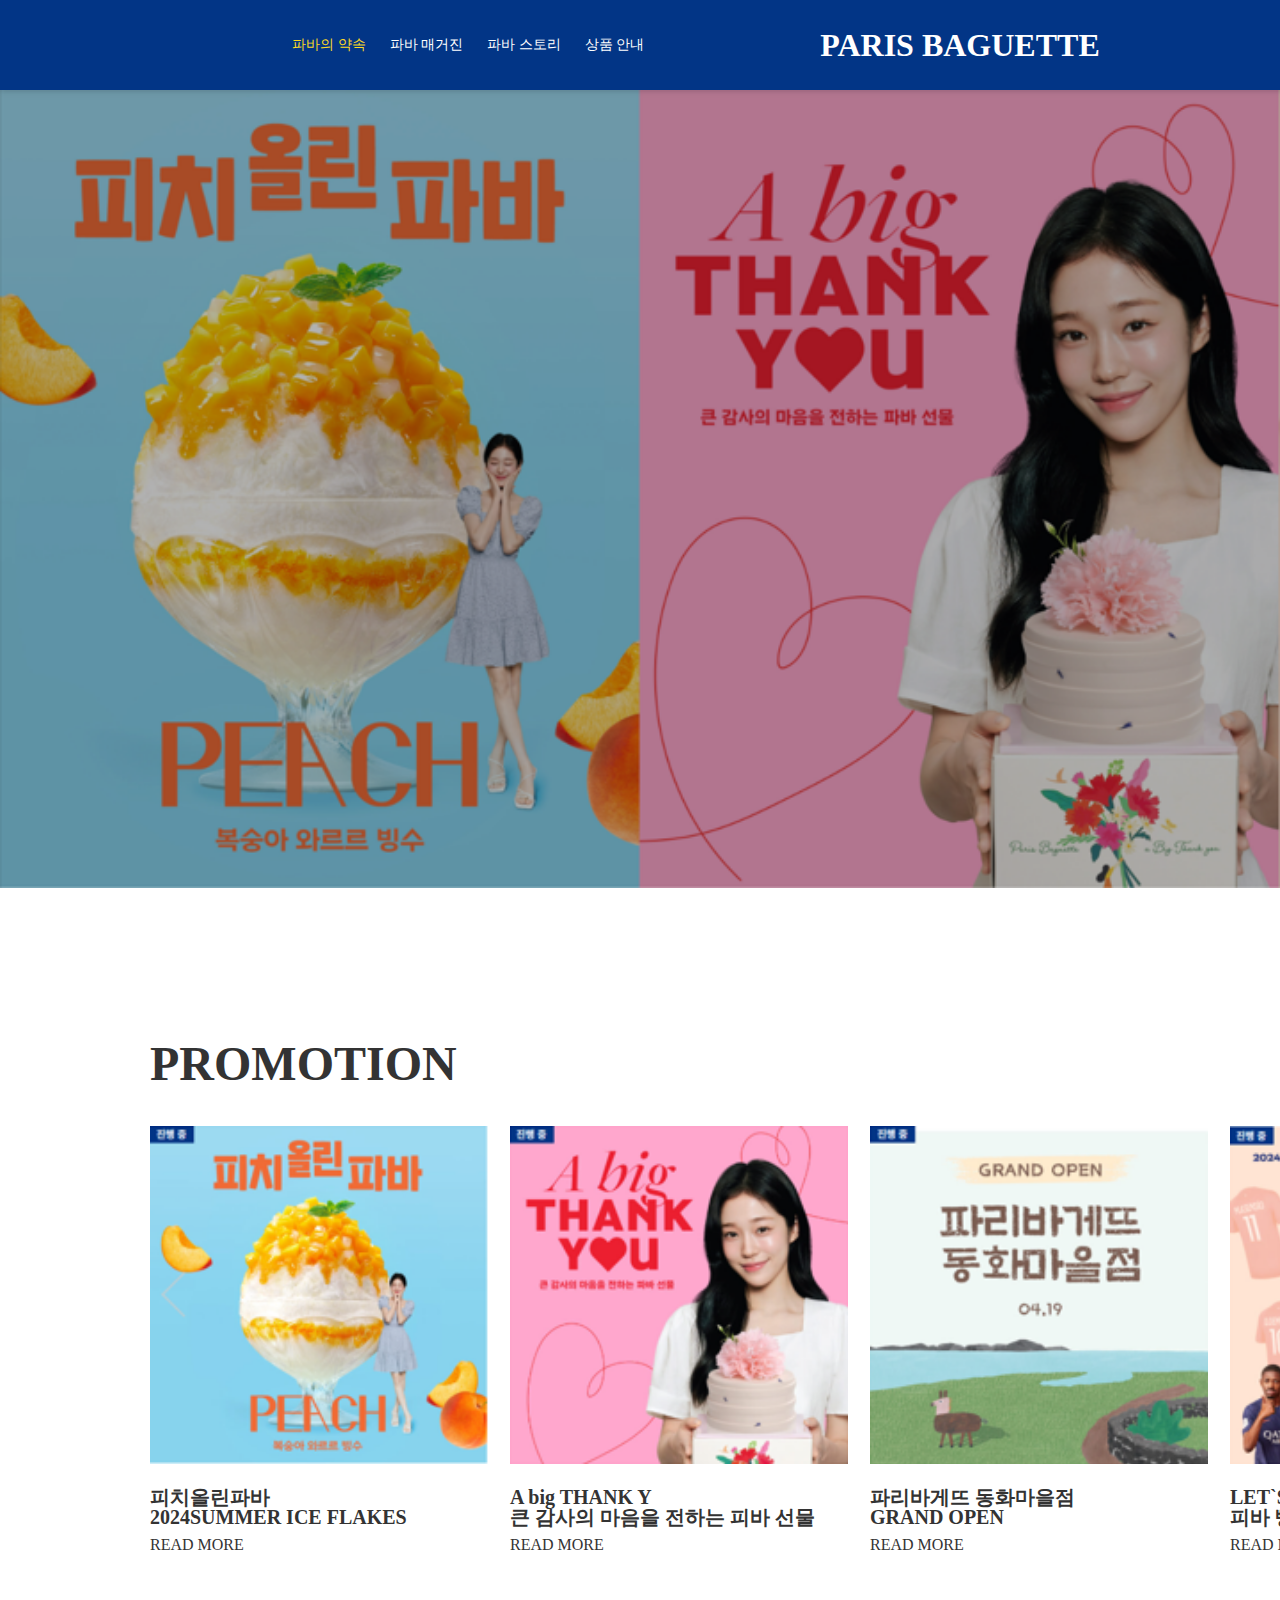
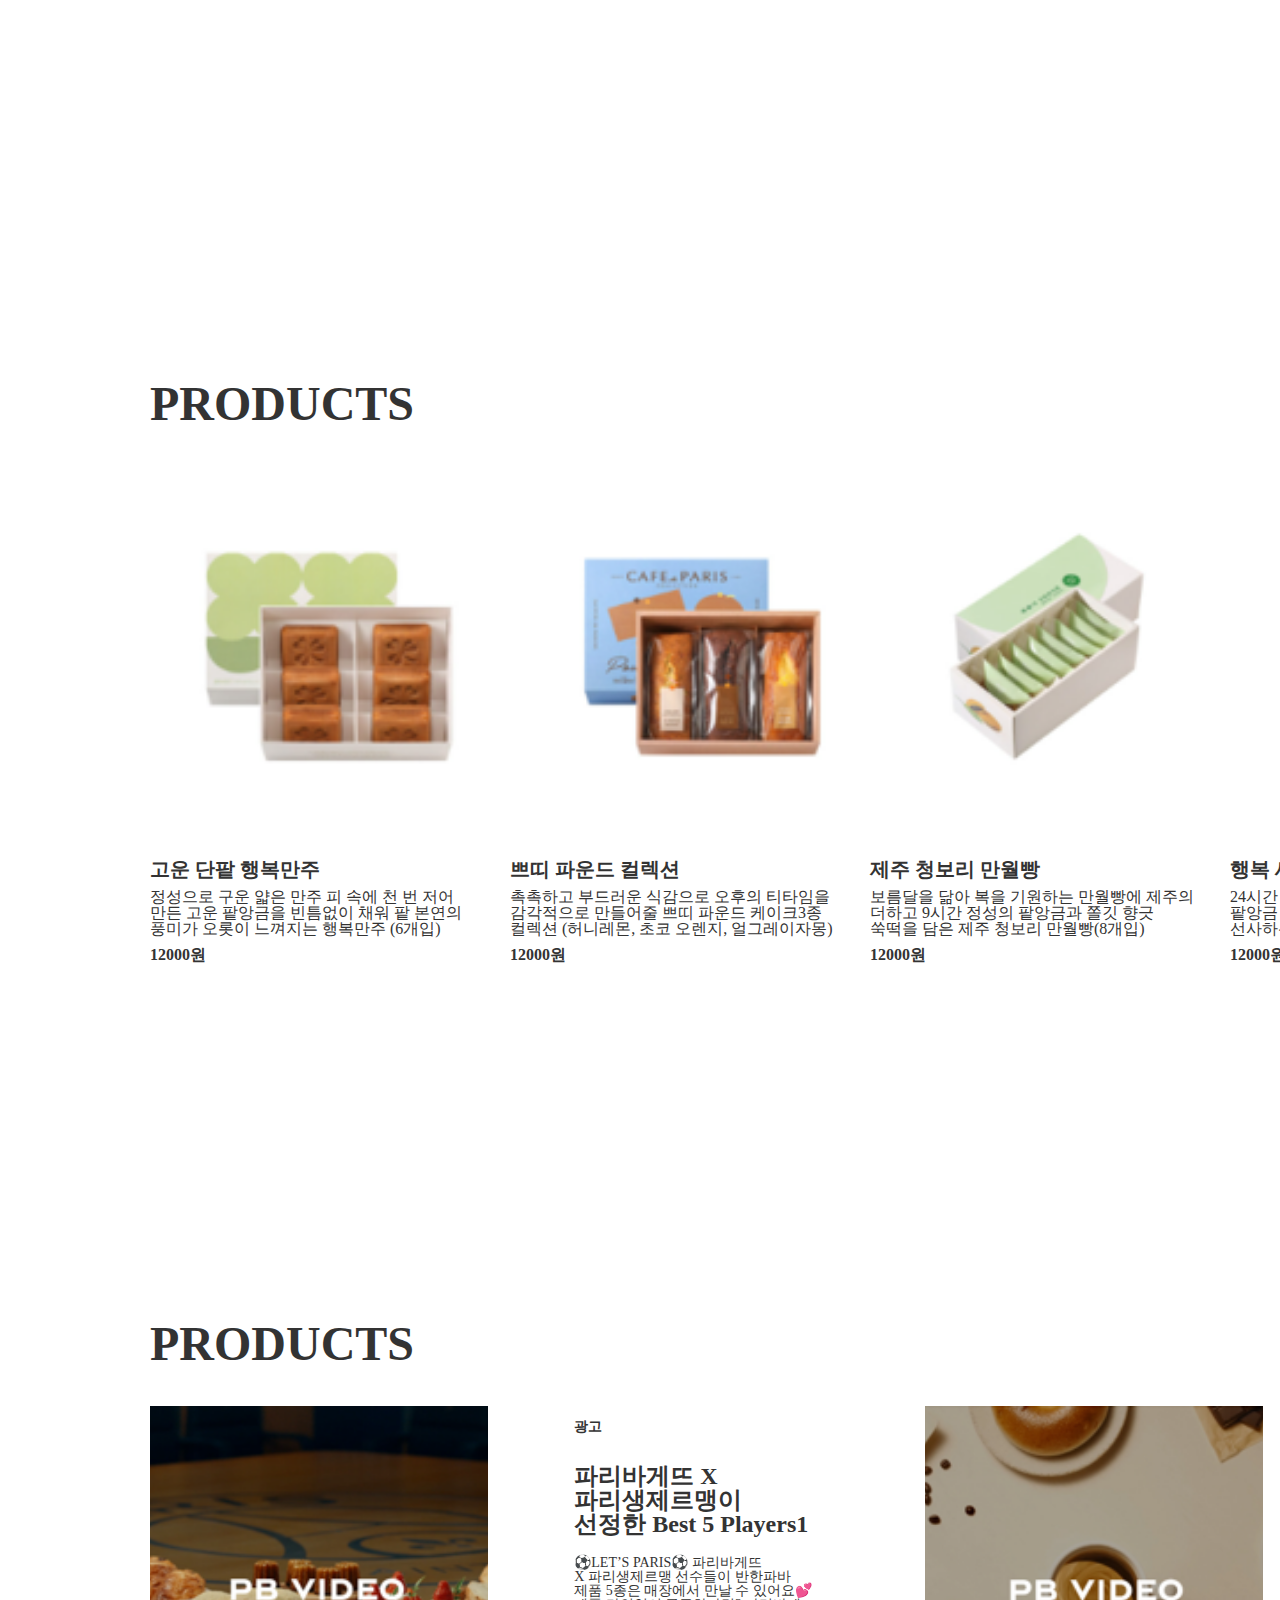
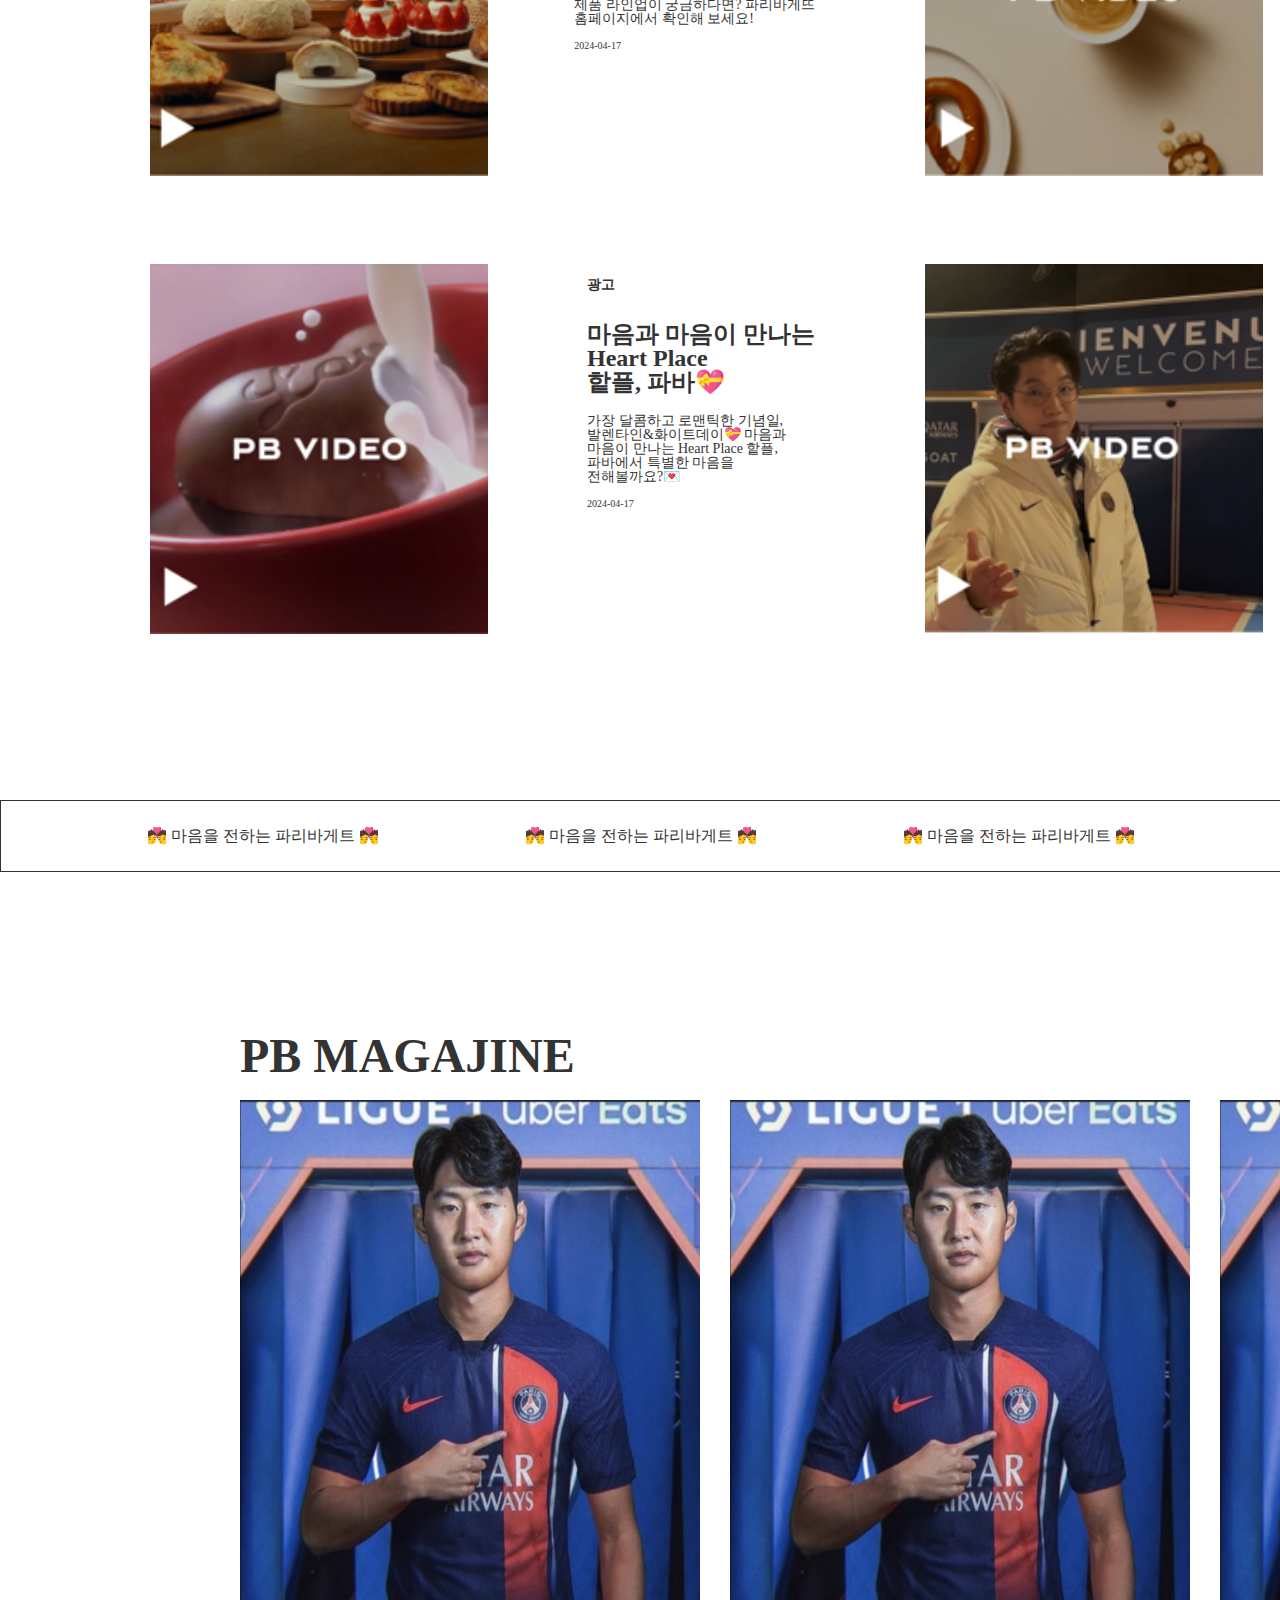
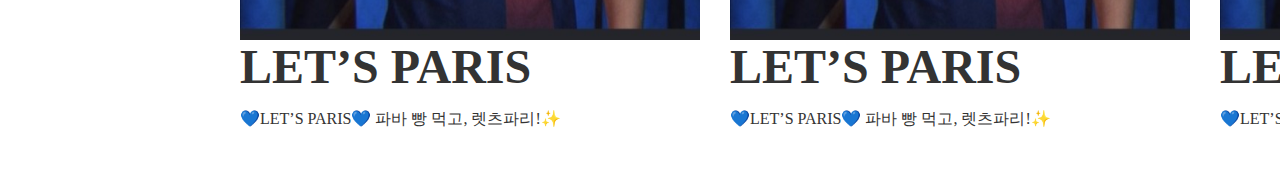
<file: index.html>
<!DOCTYPE html>
<html lang="ko">

<head>
    <meta charset="UTF-8">
    <meta name="viewport" content="width=device-width, initial-scale=1.0">
    <title>파리바게뜨</title>
    <link rel="stylesheet" href="css/파리바게뜨.css">
</head>

<body>
    <div class="header">
        <h1>PARIS BAGUETTE</h1>

        <div class="item">
            <ul class="wrap-1">
                <li><a href="#"></a>파바의 약속</li>
                <li><a href="#"></a>파바 매거진</li>
                <li><a href="#"></a>파바 스토리</li>
                <li><a href="#"></a>상품 안내</li>
            </ul>
        </div><!-- item end -->
        <div class="item">
            <ul class="wrap-2">
                <li><a href="#"></a>갤러리</li>
                <li><a href="#"></a>매장 정보</li>
                <li><a href="#"></a>주문 정보</li>
                <li><a href="#"></a>프로모션</li>
            </ul>
        </div><!-- item end -->
    </div><!-- header end -->
    <section class="section-01">

        <div class="item">
            <img src="img/파리바게트1page-main.png" alt="파리바게뜨 메인사진">
        </div><!-- item and -->
    </section><!-- section end -->
    <section class="section-02">
        <div class="wrap">
            <h1>PROMOTION</h1>
            <div class="text">
                <div class="item">
                    <img src="img/파리바게트 2page-1.png" alt="광고사진">
                    <h1>피치올린파바<br>2024SUMMER ICE FLAKES</h1>
                    <P>READ MORE</P>
                </div><!-- item end -->
                <div class="item">
                    <img src="img/파리바게트 2page-2.png" alt="광고사진">
                    <h1>A big THANK Y<br>큰 감사의 마음을 전하는 피바 선물</h1>
                    <P>READ MORE</P>
                </div><!-- item end -->
                <div class="item">
                    <img src="img/파리바게트 2page-3.png" alt="광고사진">
                    <h1>파리바게뜨 동화마을점<br>GRAND OPEN</h1>
                    <P>READ MORE</P>
                </div><!-- item end -->
                <div class="item">
                    <img src="img/파리바게트 2page-4.png" alt="광고사진">
                    <h1>LET`S PARIS<br>피바 빵 먹고, 렛츠파리!</h1>
                    <P>READ MORE</P>
                </div><!-- item end -->
            </div><!-- text end -->
        </div><!-- wrap end -->
    </section><!-- section-02 end -->
    <section class="section-03">
        <div class="wrap">
            <h1>PRODUCTS</h1>
            <div class="text">
                <div class="item">
                    <img src="img/파리바게트 3page-1.png" alt="광고사진">
                    <h1>고운 단팥 행복만주</h1>
                    <P>정성으로 구운 얇은 만주 피 속에 천 번 저어 <br> 만든 
                        고운 팥앙금을 빈틈없이 채워 팥 본연의 <br> 풍미가 
                        오롯이 느껴지는 행복만주 (6개입)</P>
                    <strong>12000원</strong>
                </div><!-- item end -->
                <div class="item">
                    <img src="img/파리바게트 3page-2.png" alt="광고사진">
                    <h1>쁘띠 파운드 컬렉션</h1>
                    <P>촉촉하고 부드러운 식감으로 오후의 티타임을 <br>
                        감각적으로 만들어줄 쁘띠 파운드 케이크3종 <br>
                        컬렉션 (허니레몬, 초코 오렌지, 얼그레이자몽)</P>
                    <strong>12000원</strong>
                </div><!-- item end -->
                <div class="item">
                    <img src="img/파리바게트 3page-3.png" alt="광고사진">
                    <h1>제주 청보리 만월빵</h1>
                    <P>보름달을 닮아 복을 기원하는 만월빵에 제주의 <br>
                        더하고 9시간 정성의 팥앙금과 쫄깃 향긋<br> 
                        쑥떡을 담은 제주 청보리 만월빵(8개입)</P>
                    <strong>12000원</strong>
                </div><!-- item end -->
                <div class="item">
                    <img src="img/파리바게트 3page-4.png" alt="광고사진">
                    <h1>행복 세트</h1>
                    <P>24시간 정성으로 만든 고소한 밤만주 「앙밤」, <br>
                        팥앙금 가득 「만월빵」으로 소중한 분에게 행복을 <br>
                        선사하는 전통 디저트 세트</P>
                    <strong>12000원</strong>
                </div><!-- item end -->
            </div><!-- text end -->
        </div><!-- wrap end -->
    </section><!-- section-03 end -->
    <section class="section-04">
        <div class="wrap">
            <h1>PRODUCTS</h1>
            <div class="text">
                <div class="item">
                    <img src="img/파리바게트 4page-1-1.png" alt="광고사진">
                    <div class="item-1">
                        <strong>광고</strong>
                        <h1>파리바게뜨 X <br>
                            파리생제르맹이 <br>
                            선정한 Best 5 Players1</h1>
                        <P>⚽LET’S PARIS⚽ 파리바게뜨 <br>
                            X 파리생제르맹 선수들이 반한파바 <br>
                            제품 5종은 매장에서 만날 수 있어요💕 <br>
                            제품 라인업이 궁금하다면? 파리바게뜨 <br>
                            홈페이지에서 확인해 보세요!</P>
                        <p1>2024-04-17</p1>
                        </div>
                </div><!-- item end -->
                <div class="item">
                    <img src="img/파리바게트 4page-1-2.png" alt="광고사진">
                    <div class="item-1">
                        <strong>광고</strong>
                        <h1>☕카페 아다지오 100% <br>
                            스페셜티 탄생💙​매일 <br> 즐기는 
                             커피의 풍미😙</h1>
                        <P>파바에서 새롭게 선보이는 커피, 
                            ‘카페 아다지오 100% 스페셜티’를 만나보세요💙<br>   
                            미디엄과 다크 로스팅의 더블 블렌딩으로 <br>
                            베이커리와 가장 잘 어울리도록 설계한 다채롭고 <br> 
                            진한 향미의 100% 스페셜티 커피..</P>
                        <p1>2024-04-17</p1>
                        </div>
                </div><!-- item end -->
                <div class="item">
                    <img src="img/파리바게트 4page-2-1.png" alt="광고사진">
                    <div class="item-1">
                        <strong>광고</strong>
                        <h1>마음과 마음이 만나는 <br>
                            Heart Place <br>
                            핱플, 파바💝</h1>
                        <P>가장 달콤하고 로맨틱한 기념일,<br> 
                            발렌타인&화이트데이💝  마음과 <br>
                            마음이 만나는 Heart Place 핱플, <br>
                            파바에서 특별한 마음을 <br>
                            전해볼까요?💌</P>
                        <p1>2024-04-17</p1>
                        </div>
                </div><!-- item end -->
                <div class="item">
                    <img src="img/파리바게트 4page-2-2.png" alt="광고사진">
                    <div class="item-1">
                        <strong>광고</strong>
                        <h1>VIP석에서 <br>
                            파리 생제르맹 <br>
                            경기 직관 어떤데?!?</h1>
                        <P>파리 생제르맹 VIP 혜택이 궁금하시다구요?! <br>
                            유튜버 ‘파리지앙 2세’와 함께 보여드릴게요 ? <br>
                            대기 없는 입장과 호화로운 핑거 푸드 가득한 라운지,<br> 
                            기념품까지 챙겨주는 VIP 티켓 <br>
                            그래서 어떻게 받냐구요??!?</P>
                        <p1>2024-04-17</p1>
                        </div>
                </div><!-- item end -->
            </div><!-- text end -->
        </div><!-- wrap end -->
    </section><!-- section0-4 end -->
    <section class="section-05">
    <div class="banner">
    
       <ul>
        <li>💏 마음을 전하는 파리바게트 💏</li>
        <li>💏 마음을 전하는 파리바게트 💏</li>
        <li>💏 마음을 전하는 파리바게트 💏</li>
       </ul>     
    </div>
    <div class="wrap">
        <h1>PB MAGAJINE</h1>
        <div class="text">
        <div class="item">
            <img src="img/파리바게트 5page-1.jpg" alt="축구선수사진">
            
                <h1>LET’S PARIS</h1>
                <p>💙LET’S PARIS💙 파바 빵 먹고, 렛츠파리!✨</p>
            

        </div>
        <div class="item">
            <img src="img/파리바게트 5page-1.jpg" alt="축구선수사진">
            
                <h1>LET’S PARIS</h1>
                <p>💙LET’S PARIS💙 파바 빵 먹고, 렛츠파리!✨</p>
            

        </div>
        <div class="item">
            <img src="img/파리바게트 5page-1.jpg" alt="축구선수사진">
            
                <h1>LET’S PARIS</h1>
                <p>💙LET’S PARIS💙 파바 빵 먹고, 렛츠파리!✨</p>
            

        </div><!-- item end -->
        </div> <!-- text end -->
    </div> <!-- wrap end -->
    </section><!-- section-05 end -->
</body>

</html>
</file>
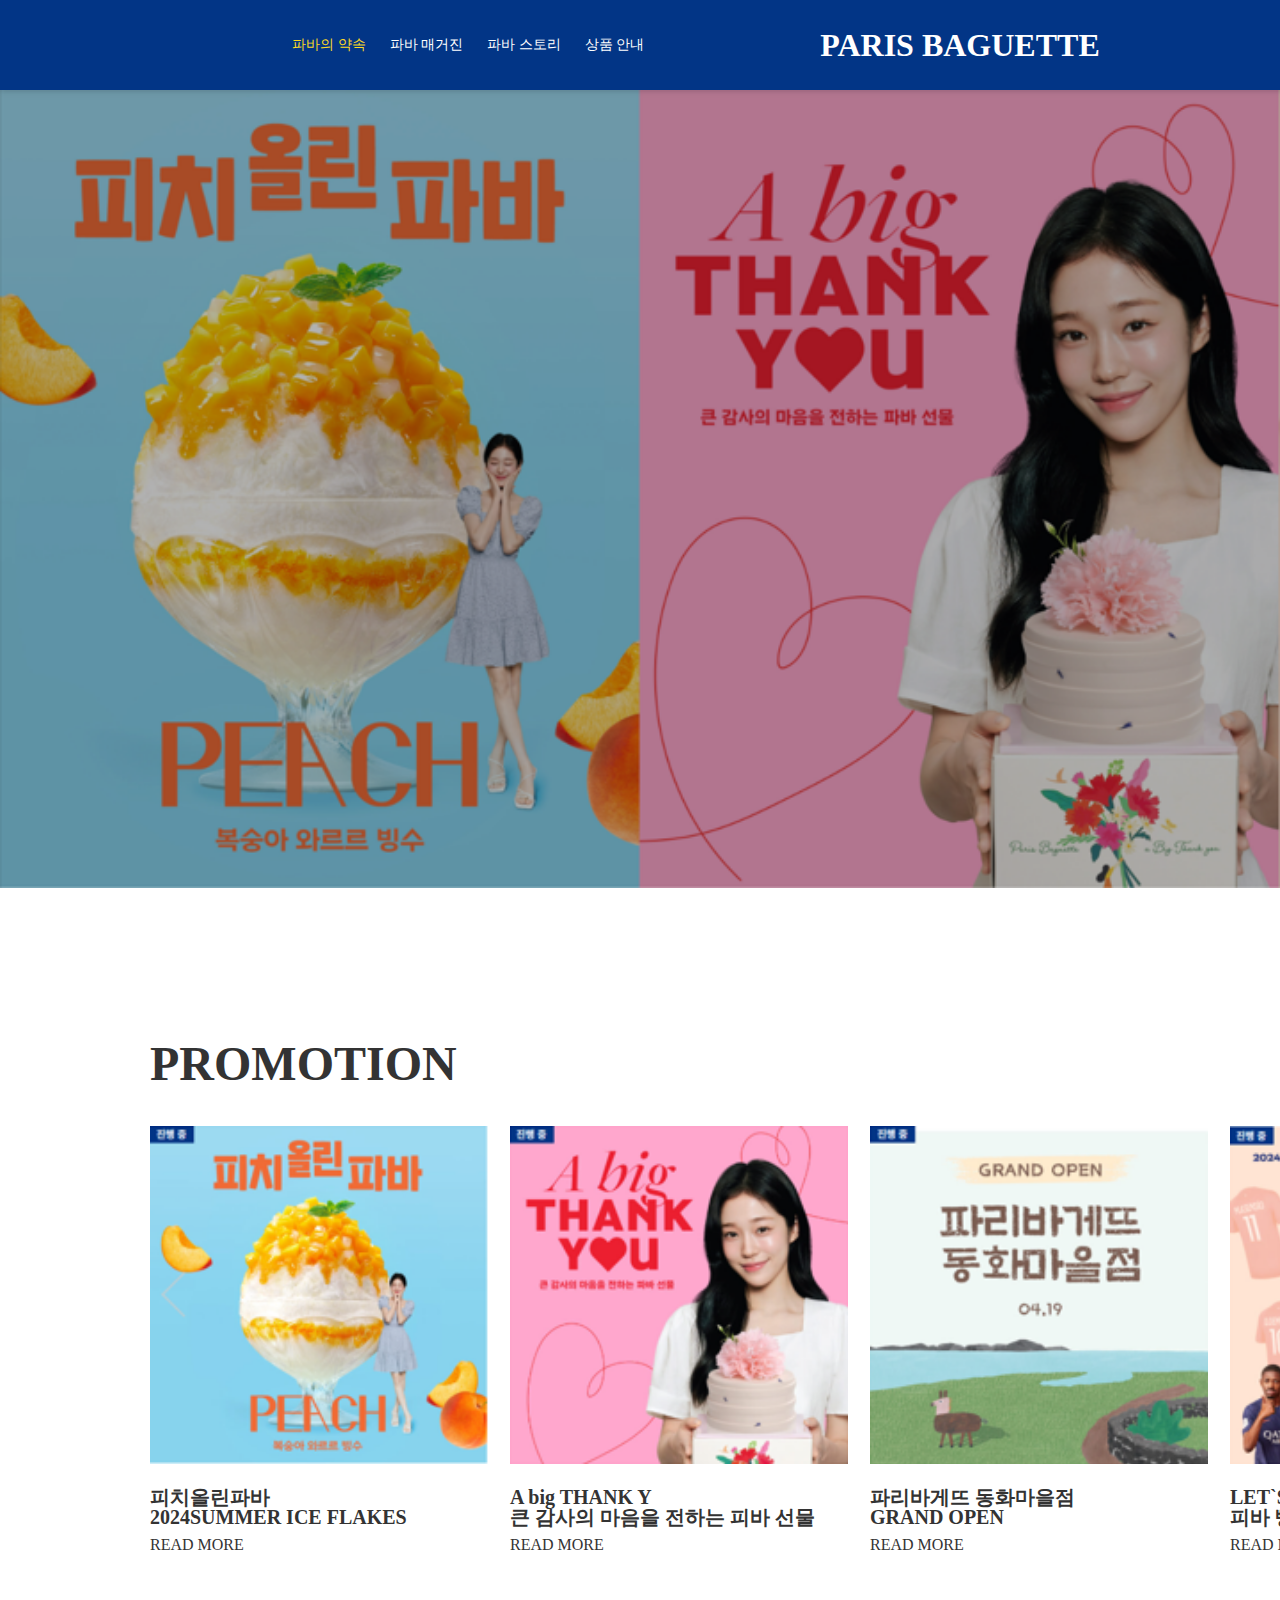
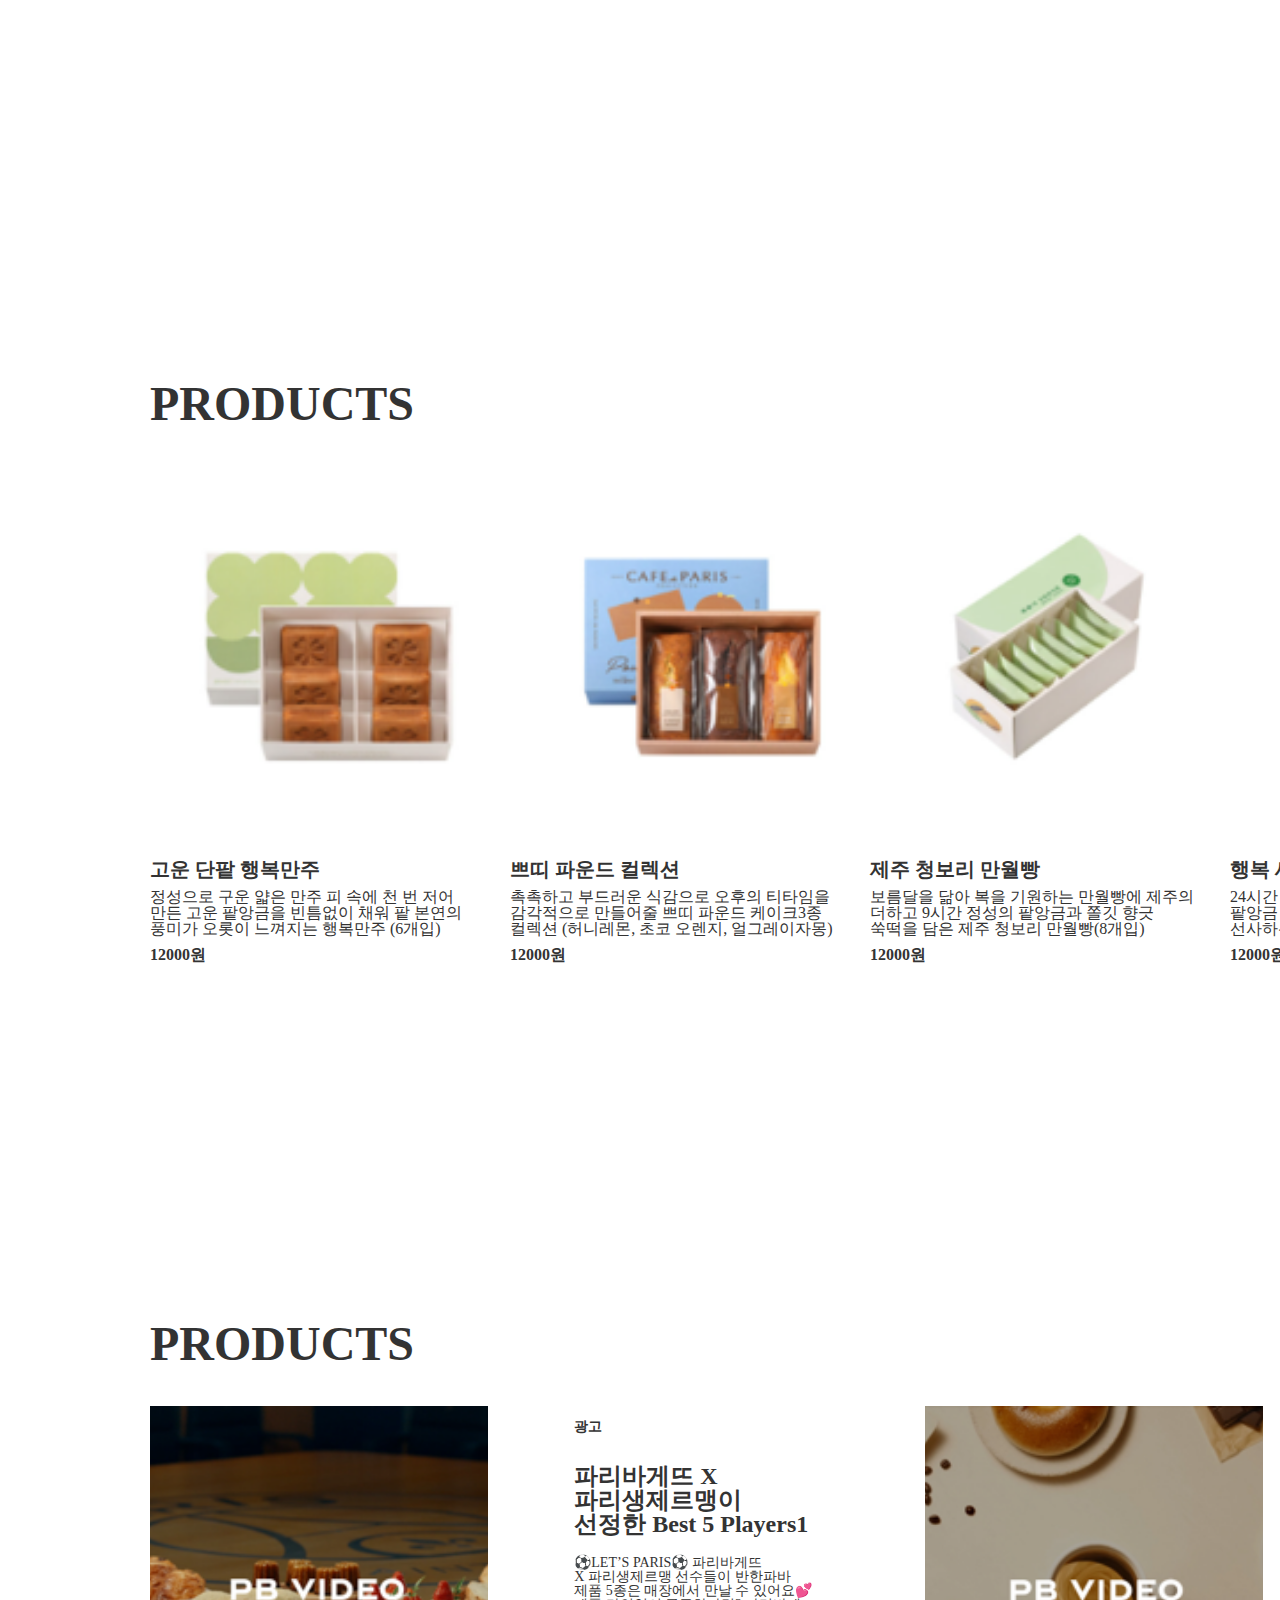
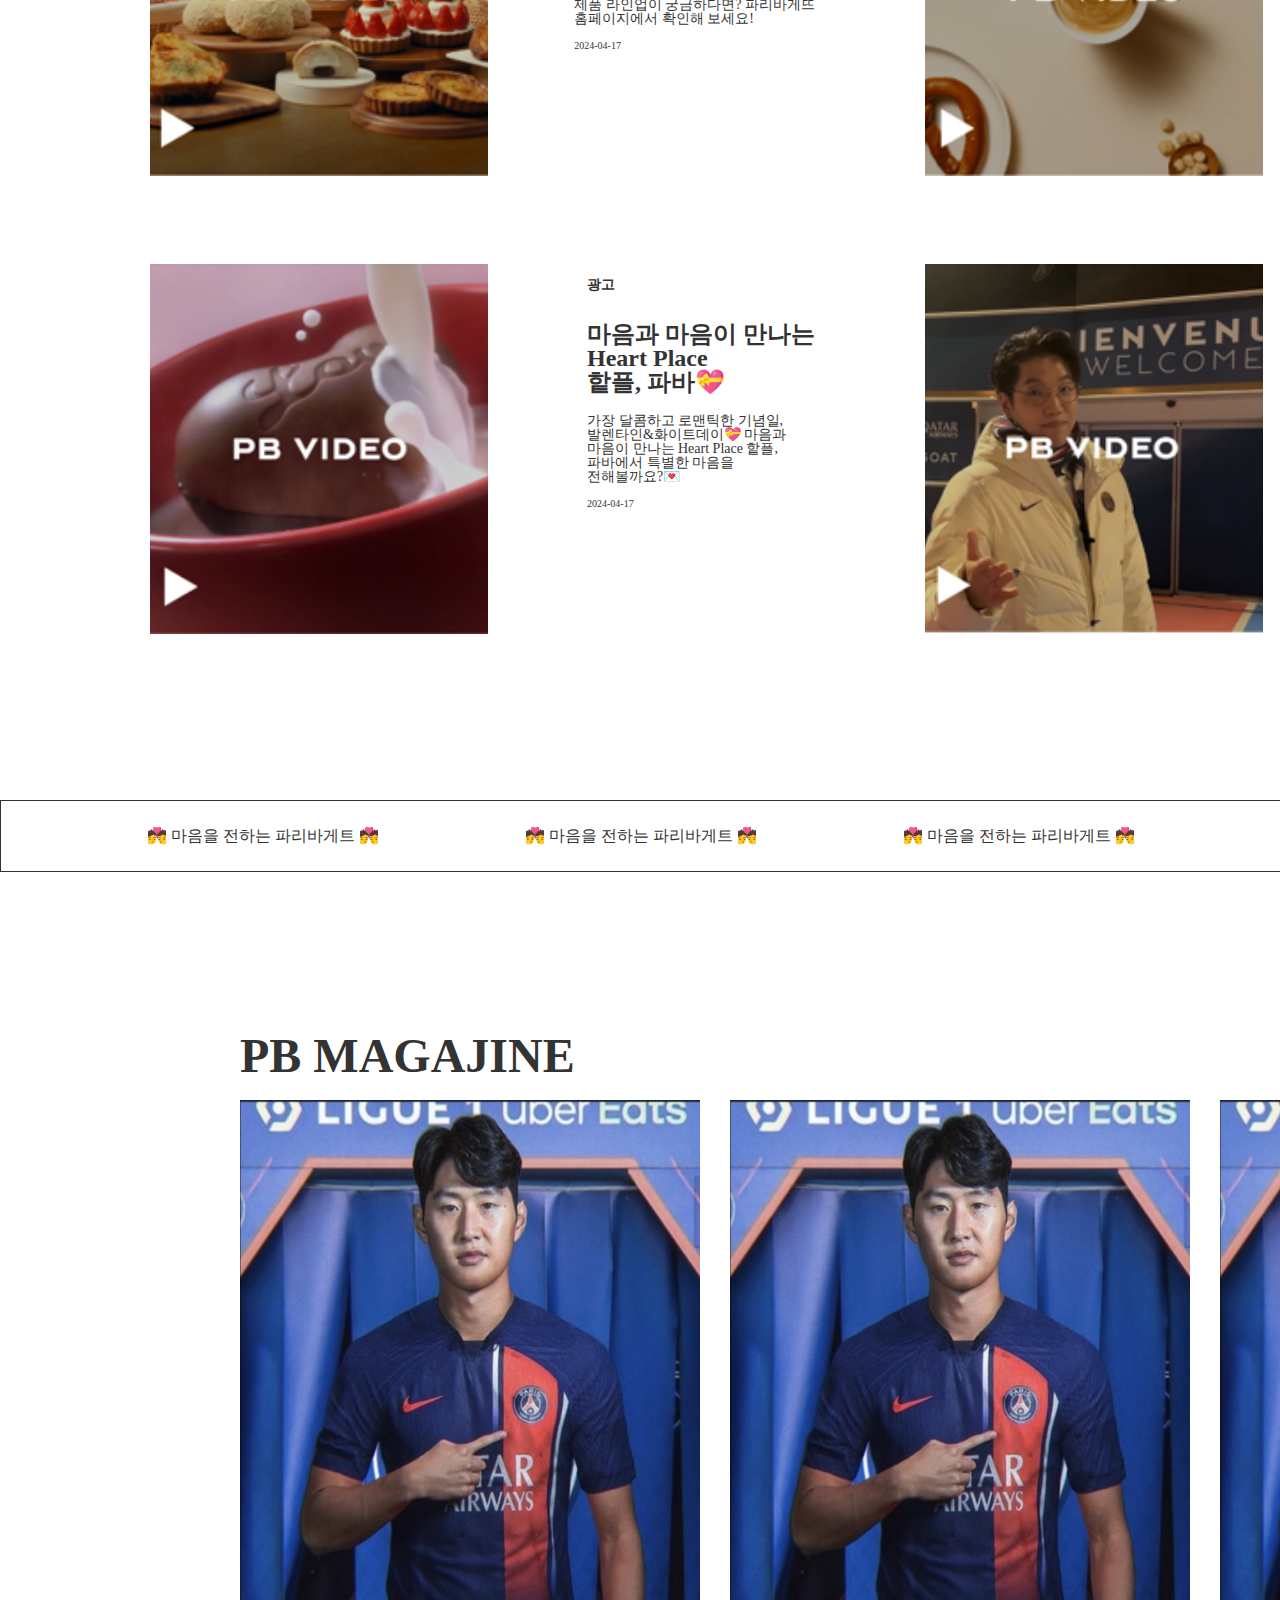
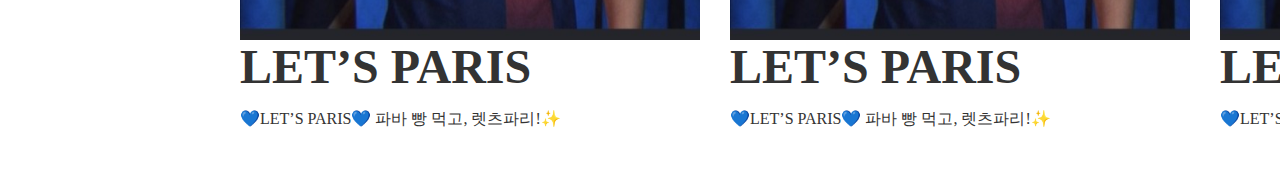
<file: 파이바게뜨.html>
<!DOCTYPE html>
<html lang="ko">

<head>
    <meta charset="UTF-8">
    <meta name="viewport" content="width=device-width, initial-scale=1.0">
    <title>파리바게뜨</title>
    <link rel="stylesheet" href="css/파리바게뜨.css">
</head>

<body>
    <div class="header">
        <h1>PARIS BAGUETTE</h1>

        <div class="item">
            <ul class="wrap-1">
                <li><a href="#"></a>파바의 약속</li>
                <li><a href="#"></a>파바 매거진</li>
                <li><a href="#"></a>파바 스토리</li>
                <li><a href="#"></a>상품 안내</li>
            </ul>
        </div><!-- item end -->
        <div class="item">
            <ul class="wrap-2">
                <li><a href="#"></a>갤러리</li>
                <li><a href="#"></a>매장 정보</li>
                <li><a href="#"></a>주문 정보</li>
                <li><a href="#"></a>프로모션</li>
            </ul>
        </div><!-- item end -->
    </div><!-- header end -->
    <section class="section-01">

        <div class="item">
            <img src="img/파리바게트1page-main.png" alt="파리바게뜨 메인사진">
        </div><!-- item and -->
    </section><!-- section end -->
    <section class="section-02">
        <div class="wrap">
            <h1>PROMOTION</h1>
            <div class="text">
                <div class="item">
                    <img src="img/파리바게트 2page-1.png" alt="광고사진">
                    <h1>피치올린파바<br>2024SUMMER ICE FLAKES</h1>
                    <P>READ MORE</P>
                </div><!-- item end -->
                <div class="item">
                    <img src="img/파리바게트 2page-2.png" alt="광고사진">
                    <h1>A big THANK Y<br>큰 감사의 마음을 전하는 피바 선물</h1>
                    <P>READ MORE</P>
                </div><!-- item end -->
                <div class="item">
                    <img src="img/파리바게트 2page-3.png" alt="광고사진">
                    <h1>파리바게뜨 동화마을점<br>GRAND OPEN</h1>
                    <P>READ MORE</P>
                </div><!-- item end -->
                <div class="item">
                    <img src="img/파리바게트 2page-4.png" alt="광고사진">
                    <h1>LET`S PARIS<br>피바 빵 먹고, 렛츠파리!</h1>
                    <P>READ MORE</P>
                </div><!-- item end -->
            </div><!-- text end -->
        </div><!-- wrap end -->
    </section><!-- section-02 end -->
    <section class="section-03">
        <div class="wrap">
            <h1>PRODUCTS</h1>
            <div class="text">
                <div class="item">
                    <img src="img/파리바게트 3page-1.png" alt="광고사진">
                    <h1>고운 단팥 행복만주</h1>
                    <P>정성으로 구운 얇은 만주 피 속에 천 번 저어 <br> 만든 
                        고운 팥앙금을 빈틈없이 채워 팥 본연의 <br> 풍미가 
                        오롯이 느껴지는 행복만주 (6개입)</P>
                    <strong>12000원</strong>
                </div><!-- item end -->
                <div class="item">
                    <img src="img/파리바게트 3page-2.png" alt="광고사진">
                    <h1>쁘띠 파운드 컬렉션</h1>
                    <P>촉촉하고 부드러운 식감으로 오후의 티타임을 <br>
                        감각적으로 만들어줄 쁘띠 파운드 케이크3종 <br>
                        컬렉션 (허니레몬, 초코 오렌지, 얼그레이자몽)</P>
                    <strong>12000원</strong>
                </div><!-- item end -->
                <div class="item">
                    <img src="img/파리바게트 3page-3.png" alt="광고사진">
                    <h1>제주 청보리 만월빵</h1>
                    <P>보름달을 닮아 복을 기원하는 만월빵에 제주의 <br>
                        더하고 9시간 정성의 팥앙금과 쫄깃 향긋<br> 
                        쑥떡을 담은 제주 청보리 만월빵(8개입)</P>
                    <strong>12000원</strong>
                </div><!-- item end -->
                <div class="item">
                    <img src="img/파리바게트 3page-4.png" alt="광고사진">
                    <h1>행복 세트</h1>
                    <P>24시간 정성으로 만든 고소한 밤만주 「앙밤」, <br>
                        팥앙금 가득 「만월빵」으로 소중한 분에게 행복을 <br>
                        선사하는 전통 디저트 세트</P>
                    <strong>12000원</strong>
                </div><!-- item end -->
            </div><!-- text end -->
        </div><!-- wrap end -->
    </section><!-- section-03 end -->
    <section class="section-04">
        <div class="wrap">
            <h1>PRODUCTS</h1>
            <div class="text">
                <div class="item">
                    <img src="img/파리바게트 4page-1-1.png" alt="광고사진">
                    <div class="item-1">
                        <strong>광고</strong>
                        <h1>파리바게뜨 X <br>
                            파리생제르맹이 <br>
                            선정한 Best 5 Players1</h1>
                        <P>⚽LET’S PARIS⚽ 파리바게뜨 <br>
                            X 파리생제르맹 선수들이 반한파바 <br>
                            제품 5종은 매장에서 만날 수 있어요💕 <br>
                            제품 라인업이 궁금하다면? 파리바게뜨 <br>
                            홈페이지에서 확인해 보세요!</P>
                        <p1>2024-04-17</p1>
                        </div>
                </div><!-- item end -->
                <div class="item">
                    <img src="img/파리바게트 4page-1-2.png" alt="광고사진">
                    <div class="item-1">
                        <strong>광고</strong>
                        <h1>☕카페 아다지오 100% <br>
                            스페셜티 탄생💙​매일 <br> 즐기는 
                             커피의 풍미😙</h1>
                        <P>파바에서 새롭게 선보이는 커피, 
                            ‘카페 아다지오 100% 스페셜티’를 만나보세요💙<br>   
                            미디엄과 다크 로스팅의 더블 블렌딩으로 <br>
                            베이커리와 가장 잘 어울리도록 설계한 다채롭고 <br> 
                            진한 향미의 100% 스페셜티 커피..</P>
                        <p1>2024-04-17</p1>
                        </div>
                </div><!-- item end -->
                <div class="item">
                    <img src="img/파리바게트 4page-2-1.png" alt="광고사진">
                    <div class="item-1">
                        <strong>광고</strong>
                        <h1>마음과 마음이 만나는 <br>
                            Heart Place <br>
                            핱플, 파바💝</h1>
                        <P>가장 달콤하고 로맨틱한 기념일,<br> 
                            발렌타인&화이트데이💝  마음과 <br>
                            마음이 만나는 Heart Place 핱플, <br>
                            파바에서 특별한 마음을 <br>
                            전해볼까요?💌</P>
                        <p1>2024-04-17</p1>
                        </div>
                </div><!-- item end -->
                <div class="item">
                    <img src="img/파리바게트 4page-2-2.png" alt="광고사진">
                    <div class="item-1">
                        <strong>광고</strong>
                        <h1>VIP석에서 <br>
                            파리 생제르맹 <br>
                            경기 직관 어떤데?!?</h1>
                        <P>파리 생제르맹 VIP 혜택이 궁금하시다구요?! <br>
                            유튜버 ‘파리지앙 2세’와 함께 보여드릴게요 ? <br>
                            대기 없는 입장과 호화로운 핑거 푸드 가득한 라운지,<br> 
                            기념품까지 챙겨주는 VIP 티켓 <br>
                            그래서 어떻게 받냐구요??!?</P>
                        <p1>2024-04-17</p1>
                        </div>
                </div><!-- item end -->
            </div><!-- text end -->
        </div><!-- wrap end -->
    </section><!-- section0-4 end -->
    <section class="section-05">
    <div class="banner">
    
       <ul>
        <li>💏 마음을 전하는 파리바게트 💏</li>
        <li>💏 마음을 전하는 파리바게트 💏</li>
        <li>💏 마음을 전하는 파리바게트 💏</li>
       </ul>     
    </div>
    <div class="wrap">
        <h1>PB MAGAJINE</h1>
        <div class="text">
        <div class="item">
            <img src="img/파리바게트 5page-1.jpg" alt="축구선수사진">
            
                <h1>LET’S PARIS</h1>
                <p>💙LET’S PARIS💙 파바 빵 먹고, 렛츠파리!✨</p>
            

        </div>
        <div class="item">
            <img src="img/파리바게트 5page-1.jpg" alt="축구선수사진">
            
                <h1>LET’S PARIS</h1>
                <p>💙LET’S PARIS💙 파바 빵 먹고, 렛츠파리!✨</p>
            

        </div>
        <div class="item">
            <img src="img/파리바게트 5page-1.jpg" alt="축구선수사진">
            
                <h1>LET’S PARIS</h1>
                <p>💙LET’S PARIS💙 파바 빵 먹고, 렛츠파리!✨</p>
            

        </div><!-- item end -->
        </div> <!-- text end -->
    </div> <!-- wrap end -->
    </section><!-- section-05 end -->
</body>

</html>
</file>
<file: css/파리바게뜨.css>
@charset "UTF-8";

* {
    margin: 0;
    padding: 0;
}

li {
    list-style: none;
}

a {
    text-decoration: none;
    color: inherit;
}

body {
    line-height: 1;
    color: #333;
}

.header {
    width: 1920px;
    height: 90px;
    background-color: #023586;
    position: relative;
}

.header h1 {
    font-size: 28;
    color: #fff;
    text-align: center;
    line-height: 90px;
}

.header .item {

    color: #fff;
    font-size: 14px;


}

.header .item .wrap-1 {
    display: flex;
    position: absolute;
    top: 0;
    left: 280px;
    width: 652.5;
    line-height: 90px;


}

.header .item .wrap-1 li {
    margin: 0px 12px;

}

.header .item .wrap-1 li:nth-child(1) {
    color: #feda24;
}

.header .item .wrap-2 {
    display: flex;
    position: absolute;
    top: 0;
    right: 280px;
    width: 652.5;
    line-height: 90px;
}

.header .item .wrap-2 li {
    margin: 0px 12px;
}

.section-01 {
    width: 1920px;
    height: 800px;

}

.section-01 .item img {
    width: 100%;
    height: auto;
}

.section-02 {
    width: 100%;
    height: 790px;

}

.section-02 .wrap {
    margin: 150px;
    width: 1440px;
    height: 490px;


}

.section-02 .wrap h1 {
    font-size: 48px;

}

.section-02 .wrap .text {
    display: flex;
    justify-content: space-between;
}

.section-02 .wrap .item {
    width: 100%;
    height: 420px;


}

.section-02 .wrap .item img {
    width: 338px;
    height: 338px;
    margin: 38px 20px 20px 0;
    object-fit: cover;
}

.section-02 .wrap .item h1 {
    font-size: 20px;
    margin-bottom: 10px;
}

.section-03 {
    width: 100%;
    height: 790px;

}

.section-03 .wrap {
    margin: 150px;
    width: 1440px;
    height: 490px;


}

.section-03 .wrap h1 {
    font-size: 48px;

}

.section-03 .wrap .text {
    display: flex;
    justify-content: space-between;
}

.section-03 .wrap .item {
    width: 100%;
    height: 420px;


}

.section-03 .wrap .item img {
    width: 338px;
    height: 370px;
    margin: 38px 20px 20px 0;
    object-fit: cover;
}

.section-03 .wrap .item h1 {
    font-size: 20px;
    margin-bottom: 10px;
}

.section-03 .wrap .item p {
    margin-bottom: 10px;
}

.section-04 {
    width: 100%;
    height: 1080px;

}

.section-04 .wrap {
    margin: 150px;
    width: 1440px;
    height: 490px;


}

.section-04 .wrap h1 {
    font-size: 48px;

}

.section-04 .wrap .text {

    display: flex;
    flex-wrap: wrap;
    justify-content: space-between;

}

.section-04 .wrap .item {
    width: 665px;
    height: 338px;
    display: flex;
    justify-content: space-between;
    margin-bottom: 120px;
}

.section-04 .wrap .item .item-1 {
    margin-top: 50px;
}


.section-04 .wrap .item img {
    width: 338px;
    height: 370px;
    margin: 38px 20px 20px 0;
    object-fit: cover;
}

.section-04 .wrap .item h1 {
    font-size: 20px;
    margin-bottom: 20px;
}

.section-04 .wrap .item p {
    margin-bottom: 10px;
    font-size: 14px;
}

.section-04 .wrap .text .item .item-1 strong {
    font-size: 14px;
}

.section-04 .wrap .text .item .item-1 h1 {
    margin-top: 30px;
    font-size: 24px;

}

.section-04 .wrap .text .item .item-1 p1 {
    font-size: 10px;
}

.section-05 {
    width: 100%;
    height: 985px;

}

.section-05 .banner {
    width: 100%;
    height: 70px;
    border: 1px solid #333;
    line-height: 70px;




}

.section-05 .banner ul {
    display: flex;
    justify-content: space-evenly;
    text-align: center;
}
.section-05 .wrap {
    width: 1440px;
    height: 600px;
    margin: 160px 0 0 240px; 
    
   
}
.section-05 .wrap .text {
    display: flex;
    justify-content: space-between;
    
}
.section-05 .wrap h1 {
    font-size: 48px;
    margin-bottom: 20px;
}
.section-05 .wrap .item img {
    width: 460px;
    height: 540px;
    position: relative;
}
</file>
